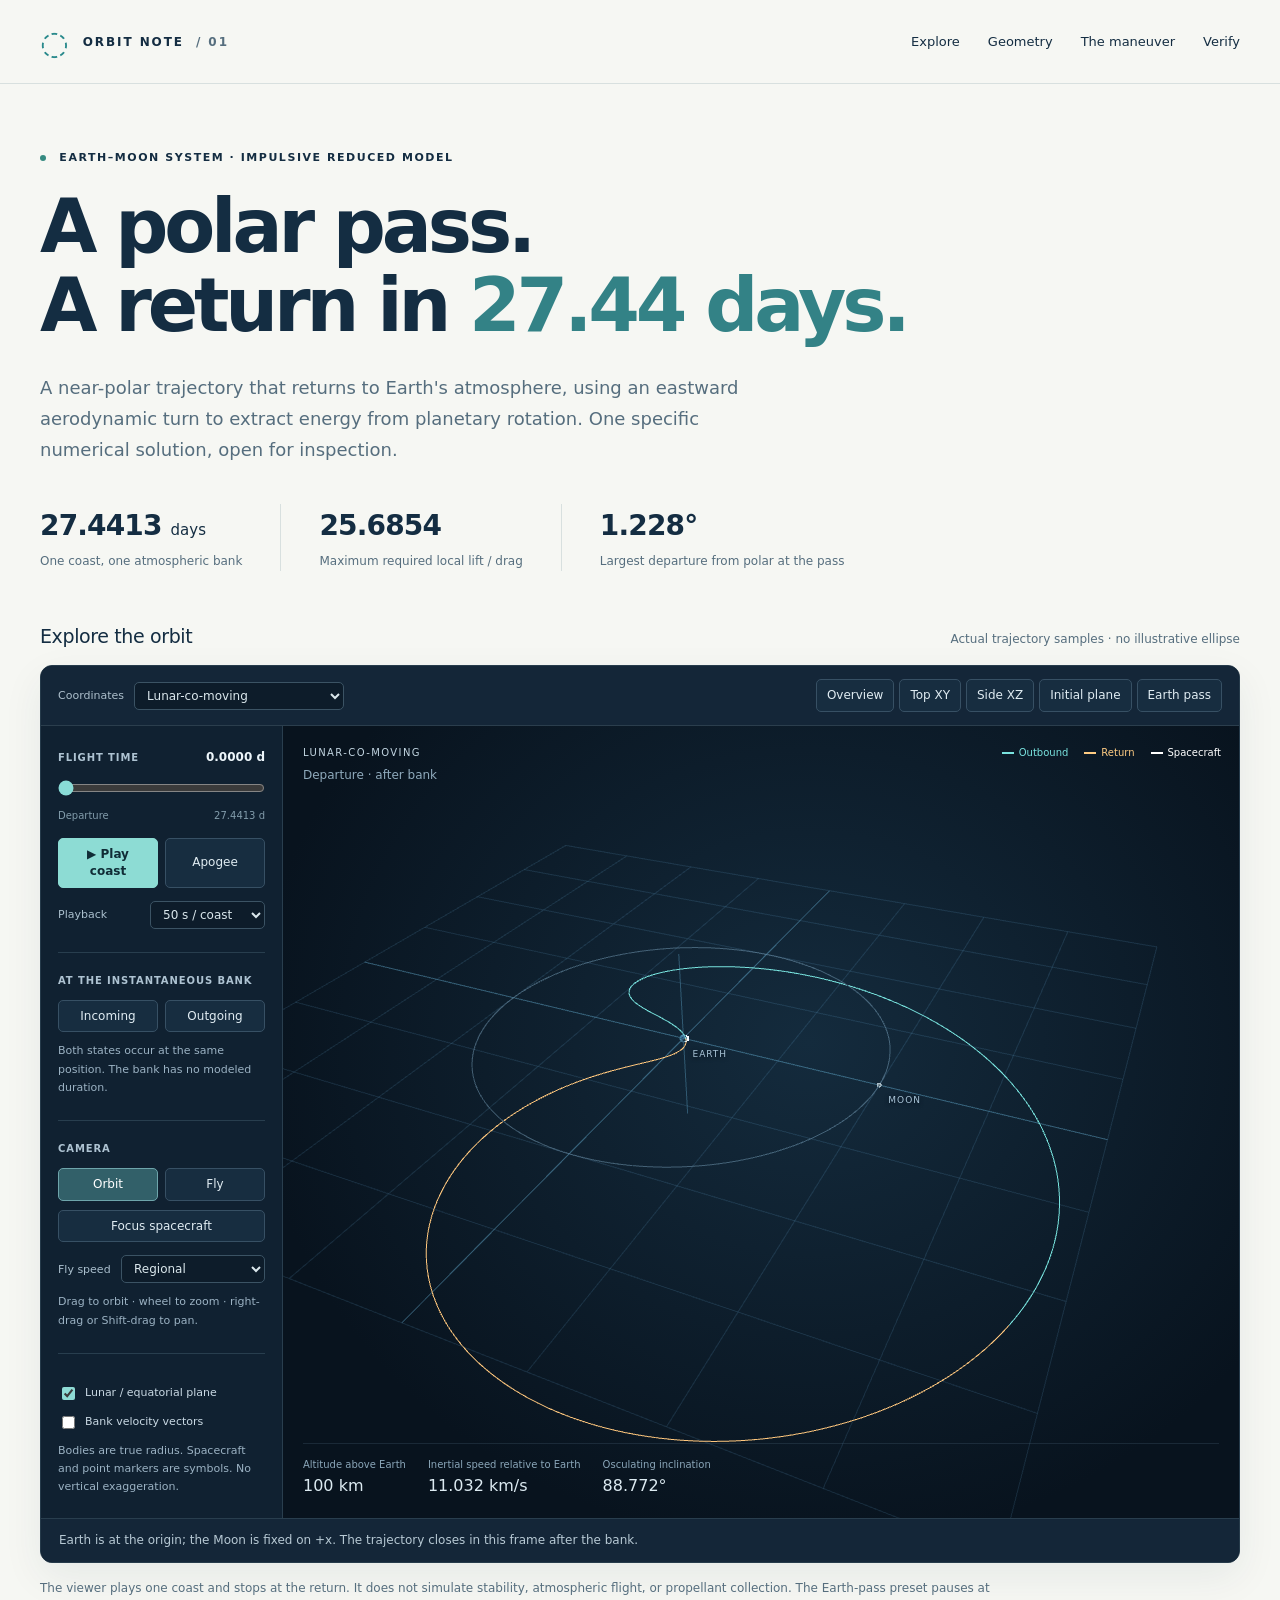
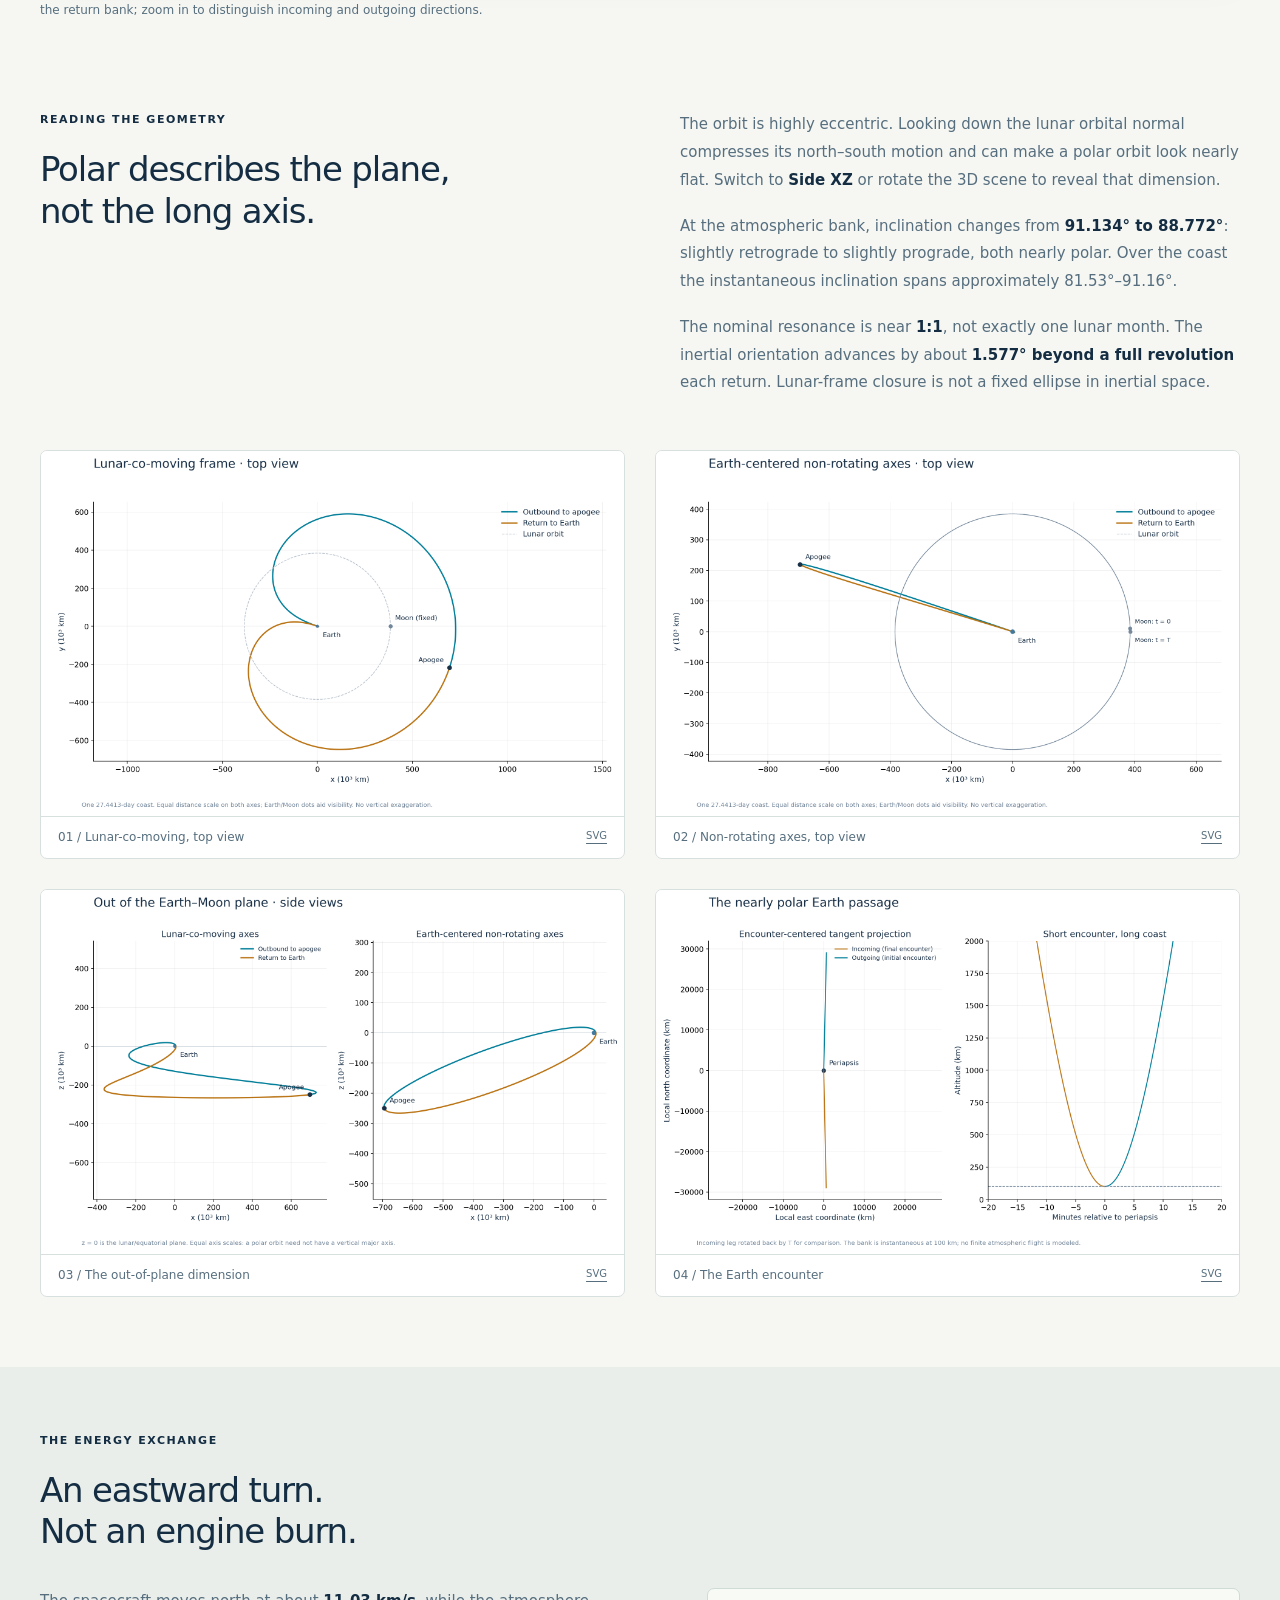
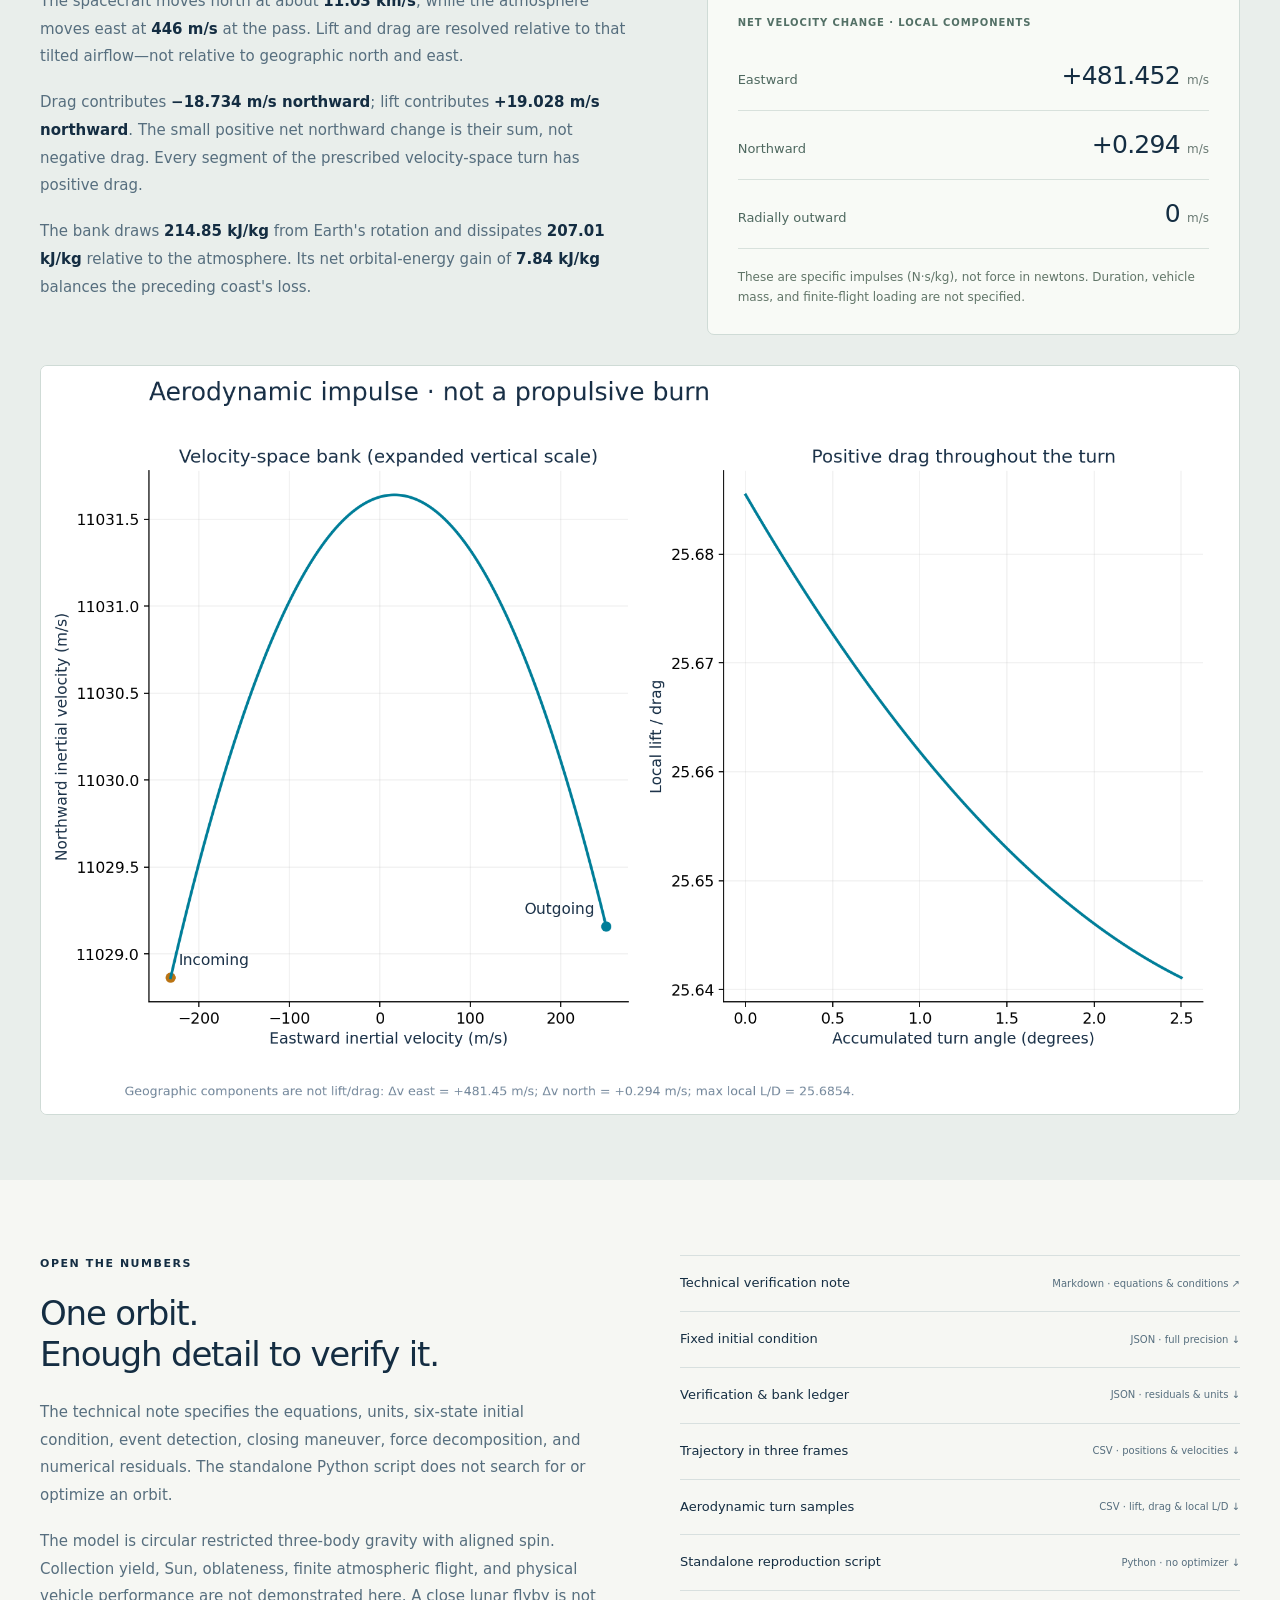
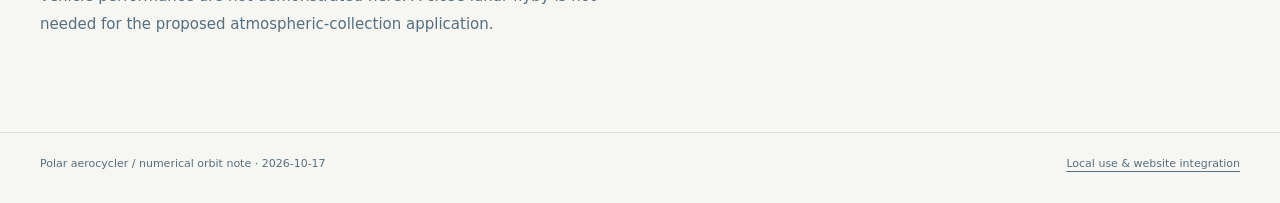
<file: docs/aerocycler_27day/index.html>
<!doctype html>
<html lang="en">
<head>
  <meta charset="utf-8">
  <meta name="viewport" content="width=device-width, initial-scale=1">
  <meta name="description" content="Explore a numerically closed, near-polar Earth–Moon aerocycler: its 27.4413-day trajectory, aerodynamic bank, and reproducible reduced model.">
  <title>A polar return · 27.4413-day aerocycler</title>
  <link rel="stylesheet" href="style.css">
  <style>
    /* Keep both control columns inside narrow phone viewports. */
    @media (max-width: 680px) {
      .controls { grid-template-columns: minmax(0, 1fr) minmax(0, 1fr); }
      .control-block, .button-row button { min-width: 0; }
      .control-title { flex-wrap: wrap; gap: 4px; }
      .select-row { flex-wrap: wrap; }
      .select-row select { width: 100%; min-width: 0; }
      .button-row button { padding: 7px 5px; font-size: 11px; }
    }
  </style>
  <script defer src="orbit-data.js"></script>
  <script defer src="viewer.js"></script>
</head>
<body>
  <header class="masthead wrap">
    <a href="#" class="wordmark"><span class="orbit-icon" aria-hidden="true">◌</span> ORBIT NOTE <span class="muted">/ 01</span></a>
    <nav aria-label="Page"><a href="#explore">Explore</a><a href="#geometry">Geometry</a><a href="#maneuver">The maneuver</a><a href="#verify">Verify</a></nav>
  </header>
  <main>
    <section class="intro wrap">
      <div class="eyebrow"><span class="status-dot"></span> EARTH–MOON SYSTEM · IMPULSIVE REDUCED MODEL</div>
      <h1>A polar pass.<br>A return in <span>27.44 days.</span></h1>
      <p class="lede">A near-polar trajectory that returns to Earth's atmosphere, using an eastward aerodynamic turn to extract energy from planetary rotation. One specific numerical solution, open for inspection.</p>
      <div class="headline-stats">
        <div><strong>27.4413 <small>days</small></strong><span>One coast, one atmospheric bank</span></div>
        <div><strong>25.6854</strong><span>Maximum required local lift / drag</span></div>
        <div><strong>1.228°</strong><span>Largest departure from polar at the pass</span></div>
      </div>
    </section>

    <section class="explorer wrap" id="explore" aria-labelledby="explore-title">
      <div class="section-line"><h2 id="explore-title">Explore the orbit</h2><span>Actual trajectory samples · no illustrative ellipse</span></div>
      <div class="viewer-shell">
        <div class="viewer-toolbar">
          <label for="frame">Coordinates <select id="frame"><option value="rotating">Lunar-co-moving</option><option value="earth">Earth-centered, non-rotating</option><option value="barycentric">Barycentric inertial</option></select></label>
          <div class="presets" role="group" aria-label="Camera presets"><button data-view="overview">Overview</button><button data-view="top">Top XY</button><button data-view="side">Side XZ</button><button data-view="polar">Initial plane</button><button data-view="earth">Earth pass</button></div>
        </div>
        <div class="viewer-main">
          <aside class="controls">
            <div class="control-block"><div class="control-title">FLIGHT TIME <output id="day">0.0000 d</output></div>
              <input id="timeline" type="range" min="0" max="1" step="0.000001" value="0" aria-label="Time along the coast">
              <div class="time-limits"><span>Departure</span><span>27.4413 d</span></div>
              <div class="button-row"><button id="play" class="primary">▶ Play coast</button><button id="apogee">Apogee</button></div>
              <label class="select-row" for="rate">Playback <select id="rate"><option value="100">100 s / coast</option><option value="50" selected>50 s / coast</option><option value="15">15 s / coast</option></select></label>
            </div>
            <div class="control-block"><div class="control-title">AT THE INSTANTANEOUS BANK</div>
              <div class="button-row"><button id="incoming">Incoming</button><button id="outgoing">Outgoing</button></div>
              <p class="hint">Both states occur at the same position. The bank has no modeled duration.</p>
            </div>
            <div class="control-block"><div class="control-title">CAMERA</div>
              <div class="button-row"><button id="orbit-mode" aria-pressed="true">Orbit</button><button id="fly-mode" aria-pressed="false">Fly</button></div>
              <button id="focus" class="full">Focus spacecraft</button>
              <label class="select-row" for="fly-speed">Fly speed <select id="fly-speed"><option value="0.001">Near Earth</option><option value="0.05" selected>Regional</option><option value="0.3">Earth–Moon scale</option></select></label>
              <p class="hint" id="camera-help">Drag to orbit · wheel to zoom · right-drag or Shift-drag to pan.</p>
            </div>
            <div class="control-block toggles">
              <label><input id="grid" type="checkbox" checked> Lunar / equatorial plane</label>
              <label><input id="vectors" type="checkbox"> Bank velocity vectors</label>
              <p class="hint">Bodies are true radius. Spacecraft and point markers are symbols. No vertical exaggeration.</p>
            </div>
          </aside>
          <div class="scene" id="scene">
            <canvas id="space" tabindex="0" aria-label="Interactive 3D orbit. Drag to rotate; scroll to zoom. In Fly mode use W A S D and Q E to move." aria-describedby="camera-help"></canvas>
            <div id="webgl-error" class="webgl-error" hidden>3D rendering is unavailable in this browser. Enable WebGL or use the trajectory figures below.</div>
            <div class="scene-caption"><span id="frame-label">LUNAR-CO-MOVING</span><span id="event-label">Departure · after bank</span></div>
            <div class="legend"><span class="cyan">Outbound</span><span class="amber">Return</span><span class="white">Spacecraft</span></div>
            <div class="body-label" id="earth-label">EARTH</div><div class="body-label" id="moon-label">MOON</div>
            <div class="vector-note" id="vector-note" hidden>White: incoming velocity · cyan: outgoing velocity<br>Amber: net Δv, length magnified ×20. Vectors are fixed at the return bank.</div>
            <div class="scene-readout"><div><span>Altitude above Earth</span><strong id="altitude">100 km</strong></div><div><span>Inertial speed relative to Earth</span><strong id="speed">11.032 km/s</strong></div><div><span>Osculating inclination</span><strong id="inclination">88.772°</strong></div></div>
          </div>
        </div>
        <div class="frame-explanation" id="frame-explanation">Earth is at the origin; the Moon is fixed on +x. The trajectory closes in this frame after the bank.</div>
      </div>
      <p class="under-note">The viewer plays one coast and stops at the return. It does not simulate stability, atmospheric flight, or propellant collection. The Earth-pass preset pauses at the return bank; zoom in to distinguish incoming and outgoing directions.</p>
    </section>

    <section class="wrap explanation" id="geometry">
      <div><div class="eyebrow">READING THE GEOMETRY</div><h2>Polar describes the plane,<br>not the long axis.</h2></div>
      <div><p>The orbit is highly eccentric. Looking down the lunar orbital normal compresses its north–south motion and can make a polar orbit look nearly flat. Switch to <strong>Side XZ</strong> or rotate the 3D scene to reveal that dimension.</p><p>At the atmospheric bank, inclination changes from <strong>91.134° to 88.772°</strong>: slightly retrograde to slightly prograde, both nearly polar. Over the coast the instantaneous inclination spans approximately 81.53°–91.16°.</p><p>The nominal resonance is near <strong>1:1</strong>, not exactly one lunar month. The inertial orientation advances by about <strong>1.577° beyond a full revolution</strong> each return. Lunar-frame closure is not a fixed ellipse in inertial space.</p></div>
    </section>
    <section class="wrap figure-grid" aria-label="Trajectory figures">
      <figure><a href="figures/01_lunar_frame_top.png"><img src="figures/01_lunar_frame_top.png" alt="Top-down lunar-co-moving trajectory with Earth at the origin and the Moon fixed on positive x." loading="lazy"></a><figcaption>01 / Lunar-co-moving, top view <a href="figures/01_lunar_frame_top.svg">SVG</a></figcaption></figure>
      <figure><a href="figures/02_nonrotating_top.png"><img src="figures/02_nonrotating_top.png" alt="Top-down trajectory in Earth-centered non-rotating axes, showing the Moon's orbit." loading="lazy"></a><figcaption>02 / Non-rotating axes, top view <a href="figures/02_nonrotating_top.svg">SVG</a></figcaption></figure>
      <figure><a href="figures/03_side_views.png"><img src="figures/03_side_views.png" alt="Equal-scale side views showing motion above and below the lunar plane." loading="lazy"></a><figcaption>03 / The out-of-plane dimension <a href="figures/03_side_views.svg">SVG</a></figcaption></figure>
      <figure><a href="figures/04_earth_pass.png"><img src="figures/04_earth_pass.png" alt="Nearly northward incoming and outgoing Earth passages and altitude against time near periapsis." loading="lazy"></a><figcaption>04 / The Earth encounter <a href="figures/04_earth_pass.svg">SVG</a></figcaption></figure>
    </section>

    <section class="maneuver-section" id="maneuver"><div class="wrap">
      <div class="eyebrow">THE ENERGY EXCHANGE</div><h2>An eastward turn.<br>Not an engine burn.</h2>
      <div class="maneuver-columns"><div><p>The spacecraft moves north at about <strong>11.03 km/s</strong>, while the atmosphere moves east at <strong>446 m/s</strong> at the pass. Lift and drag are resolved relative to that tilted airflow—not relative to geographic north and east.</p><p>Drag contributes <strong>−18.734 m/s northward</strong>; lift contributes <strong>+19.028 m/s northward</strong>. The small positive net northward change is their sum, not negative drag. Every segment of the prescribed velocity-space turn has positive drag.</p><p>The bank draws <strong>214.85 kJ/kg</strong> from Earth's rotation and dissipates <strong>207.01 kJ/kg</strong> relative to the atmosphere. Its net orbital-energy gain of <strong>7.84 kJ/kg</strong> balances the preceding coast's loss.</p></div>
      <div class="impulse-card"><div class="control-title">NET VELOCITY CHANGE · LOCAL COMPONENTS</div><dl><div><dt>Eastward</dt><dd>+481.452 <small>m/s</small></dd></div><div><dt>Northward</dt><dd>+0.294 <small>m/s</small></dd></div><div><dt>Radially outward</dt><dd>0 <small>m/s</small></dd></div></dl><p>These are specific impulses (N·s/kg), not force in newtons. Duration, vehicle mass, and finite-flight loading are not specified.</p></div></div>
      <figure class="bank-figure"><a href="figures/05_aerodynamic_bank.png"><img src="figures/05_aerodynamic_bank.png" alt="Continuous velocity-space bank and local lift-to-drag ratio along it." loading="lazy"></a></figure>
    </div></section>

    <section class="wrap verify-section" id="verify"><div><div class="eyebrow">OPEN THE NUMBERS</div><h2>One orbit.<br>Enough detail to verify it.</h2><p>The technical note specifies the equations, units, six-state initial condition, event detection, closing maneuver, force decomposition, and numerical residuals. The standalone Python script does not search for or optimize an orbit.</p><p>The model is circular restricted three-body gravity with aligned spin. Collection yield, Sun, oblateness, finite atmospheric flight, and physical vehicle performance are not demonstrated here. A close lunar flyby is not needed for the proposed atmospheric-collection application.</p></div>
      <div class="downloads"><a href="TECHNICAL.md"><span>Technical verification note</span><small>Markdown · equations & conditions ↗</small></a><a href="data/initial_conditions.json" download><span>Fixed initial condition</span><small>JSON · full precision ↓</small></a><a href="data/verification.json" download><span>Verification & bank ledger</span><small>JSON · residuals & units ↓</small></a><a href="data/trajectory.csv" download><span>Trajectory in three frames</span><small>CSV · positions & velocities ↓</small></a><a href="data/bank.csv" download><span>Aerodynamic turn samples</span><small>CSV · lift, drag & local L/D ↓</small></a><a href="reproduce.py" download><span>Standalone reproduction script</span><small>Python · no optimizer ↓</small></a></div>
    </section>
  </main>
  <footer class="wrap">Polar aerocycler / numerical orbit note · 2026-10-17 <a href="README.md">Local use & website integration</a></footer>
  <noscript><p class="wrap">Enable JavaScript for the 3D viewer. All figures and downloadable data remain available below.</p></noscript>
</body>
</html>
</file>
<file: docs/aerocycler_27day/style.css>
:root{--ink:#142d42;--muted:#566e7e;--paper:#f6f7f3;--line:#d8e0df;--cyan:#79e3df;--amber:#ffcc83;--space:#0a1724;--panel:#102131}*{box-sizing:border-box}html{scroll-behavior:smooth;scroll-padding-top:20px}body{margin:0;background:var(--paper);color:var(--ink);font-family:Inter,ui-sans-serif,system-ui,-apple-system,BlinkMacSystemFont,"Segoe UI",sans-serif;font-size:16px;line-height:1.6}a{color:inherit;text-underline-offset:4px}button,input,select{font:inherit}button,select{cursor:pointer}button:focus-visible,a:focus-visible,input:focus-visible,select:focus-visible,canvas:focus-visible{outline:3px solid #25acb0;outline-offset:3px}.wrap{max-width:1320px;margin:0 auto;padding-left:40px;padding-right:40px}.masthead{display:flex;justify-content:space-between;align-items:center;padding-top:26px;padding-bottom:24px;border-bottom:1px solid var(--line)}.wordmark{font-size:12px;letter-spacing:.16em;font-weight:750;text-decoration:none;display:flex;align-items:center;gap:12px}.orbit-icon{font-size:33px;line-height:1;color:#28898b}.muted{color:var(--muted)}nav{display:flex;gap:28px}nav a{font-size:13px;text-decoration:none}nav a:hover{text-decoration:underline}.intro{padding-top:65px;padding-bottom:54px}.eyebrow{font-size:11px;letter-spacing:.14em;font-weight:700;margin-bottom:20px}.status-dot{display:inline-block;width:6px;height:6px;border-radius:50%;background:#358a80;margin-right:8px}h1{font-size:clamp(42px,5.8vw,76px);line-height:1.07;letter-spacing:-.055em;font-weight:550;margin:0 0 28px}h1 span{color:#338286}.lede{max-width:720px;font-size:18px;color:var(--muted);line-height:1.7}.headline-stats{display:flex;margin-top:39px;gap:0}.headline-stats>div{padding:0 38px;border-left:1px solid var(--line)}.headline-stats>div:first-child{padding-left:0;border:0}.headline-stats strong{font-size:28px;font-weight:550;letter-spacing:-.03em;display:block}.headline-stats small{font-size:15px;font-weight:400;letter-spacing:0}.headline-stats span{font-size:12px;display:block;color:var(--muted);margin-top:3px}.section-line{display:flex;justify-content:space-between;align-items:baseline;margin-bottom:16px}.section-line h2{font-size:19px;letter-spacing:-.02em;margin:0}.section-line>span{font-size:12px;color:var(--muted)}.viewer-shell{background:var(--space);color:#dbe7ec;border:1px solid #263b4b;border-radius:12px;overflow:hidden;box-shadow:0 14px 40px #143d4812}.viewer-toolbar{display:flex;justify-content:space-between;align-items:center;gap:12px;background:#142638;padding:13px 17px;border-bottom:1px solid #2b3e4d;flex-wrap:wrap}.viewer-toolbar label{font-size:11px;color:#adbfcc;display:flex;align-items:center;gap:10px}.viewer-shell select{background:#0d1c2a;color:#dae7ec;border:1px solid #3b5364;border-radius:5px;padding:5px 8px;font-size:12px;max-width:100%}.presets{display:flex;gap:5px;flex-wrap:wrap}.viewer-shell button{border:1px solid #375064;background:#172d40;border-radius:5px;padding:7px 10px;font-size:12px;color:#e0ecf2;line-height:1.4;transition:background .15s}.viewer-shell button:hover{background:#264458}.viewer-shell button[aria-pressed=true]{background:#326069;border-color:#6ea5ab;color:white}.viewer-shell button.primary{background:#8ddcd4;border-color:#8ddcd4;color:#102c36;font-weight:700}.viewer-main{display:flex;min-height:620px}.controls{width:242px;flex-shrink:0;padding:22px 17px;background:#102131;border-right:1px solid #293e4e}.control-block+.control-block{margin-top:23px;padding-top:20px;border-top:1px solid #283e4e}.control-title{font-size:10px;font-weight:650;letter-spacing:.09em;display:flex;justify-content:space-between;align-items:center;color:#aec3d2;margin-bottom:11px}.control-title output{font-size:12px;font-variant-numeric:tabular-nums;color:#edf6fb;letter-spacing:0}input[type=range]{accent-color:#89dcd7;width:100%;cursor:pointer;height:20px;margin:0}.time-limits{display:flex;justify-content:space-between;font-size:10px;color:#829cab;margin:2px 0 14px}.button-row{display:flex;gap:7px}.button-row button{flex:1}.select-row{display:flex;align-items:center;justify-content:space-between;font-size:11px;color:#abc0ce;gap:8px;margin-top:13px}.hint{font-size:11px;line-height:1.65;color:#9bb2c3;margin:10px 0 0}.full{width:100%;margin-top:9px}.toggles label{display:flex;align-items:center;gap:7px;font-size:11px;color:#c9d9e4;margin:10px 0}.toggles input{accent-color:#8edbd5}.scene{position:relative;flex:1;min-width:0;overflow:hidden;background:radial-gradient(ellipse at 55% 40%,#142b3d,#08131e 75%)}#space{width:100%;height:100%;position:absolute;inset:0;display:block;touch-action:none;cursor:grab}#space:active{cursor:grabbing}.scene-caption{position:absolute;left:20px;top:19px;display:flex;flex-direction:column;gap:5px;pointer-events:none}.scene-caption>span:first-child{font-size:10px;letter-spacing:.14em;color:#c2d5e1}.scene-caption>span:last-child{font-size:12px;color:#8faabc}.legend{display:flex;gap:16px;position:absolute;right:18px;top:19px;font-size:10px;pointer-events:none}.legend span:before{content:"";display:inline-block;width:12px;height:2px;background:currentColor;vertical-align:middle;margin-right:5px}.cyan{color:var(--cyan)}.amber{color:var(--amber)}.white{color:white}.body-label{position:absolute;pointer-events:none;font-size:9px;letter-spacing:.11em;color:#aac5d8;text-shadow:0 1px 4px #06111e;white-space:nowrap}.scene-readout{position:absolute;bottom:19px;left:20px;right:20px;display:flex;gap:22px;pointer-events:none;padding-top:13px;border-top:1px solid #63809933}.scene-readout span{display:block;font-size:10px;color:#8aa6b9}.scene-readout strong{display:block;font-size:16px;font-weight:450;color:#dceaf1;font-variant-numeric:tabular-nums;white-space:nowrap}.frame-explanation{padding:12px 18px;background:#142638;font-size:12px;color:#b7c9d4;border-top:1px solid #293e4e}.vector-note{position:absolute;left:20px;bottom:94px;font-size:10px;line-height:1.7;color:#bdcfdc;background:#0a1724bb;padding:8px;border-radius:5px;pointer-events:none}.webgl-error{position:absolute;top:35%;left:15%;right:15%;background:#172d40;padding:30px;border:1px solid #577080;z-index:3}.under-note{font-size:12px;color:var(--muted);max-width:960px;line-height:1.8;margin-top:15px}.explanation{display:grid;grid-template-columns:1fr 1fr;gap:80px;padding-top:78px;padding-bottom:35px}h2{font-size:34px;font-weight:500;line-height:1.22;letter-spacing:-.035em;margin:0 0 23px}.explanation p,.maneuver-columns p,.verify-section p{color:var(--muted);font-size:15px;line-height:1.85;margin:0 0 18px}.explanation strong,.maneuver-columns strong{color:var(--ink);font-weight:650}.figure-grid{display:grid;grid-template-columns:1fr 1fr;gap:30px;padding-bottom:70px}figure{margin:0}figure img{width:100%;display:block;height:auto}.figure-grid figure{border:1px solid var(--line);background:white;border-radius:7px;overflow:hidden}.figure-grid figcaption{padding:11px 17px;font-size:12px;color:var(--muted);display:flex;justify-content:space-between;border-top:1px solid var(--line)}.figure-grid figcaption a{font-size:10px}.maneuver-section{background:#e9eeeb;padding:65px 0}.maneuver-columns{display:grid;grid-template-columns:1.1fr 1fr;gap:80px;margin-top:35px}.impulse-card{align-self:start;padding:26px 30px;background:#f8faf6;border:1px solid #cfdbd6;border-radius:7px}.impulse-card .control-title{color:#537066}.impulse-card dl{margin:0}.impulse-card dl>div{display:flex;justify-content:space-between;border-bottom:1px solid #d8e1dc;padding:14px 0;align-items:baseline}.impulse-card dt{font-size:13px;color:#4e685f}.impulse-card dd{margin:0;font-size:25px;letter-spacing:-.03em}.impulse-card small{font-size:12px;letter-spacing:0;color:#6a7a74}.impulse-card p{font-size:12px;color:#617568;margin:18px 0 0;line-height:1.7}.bank-figure{margin-top:30px;background:white;border-radius:7px;overflow:hidden;border:1px solid #cfdbd6}.verify-section{display:grid;grid-template-columns:1fr 1fr;gap:80px;padding-top:75px;padding-bottom:75px}.downloads{border-top:1px solid var(--line)}.downloads a{display:flex;justify-content:space-between;gap:15px;text-decoration:none;padding:17px 0;border-bottom:1px solid var(--line);font-size:13px}.downloads a:hover{color:#1b8388}.downloads small{font-size:10px;color:var(--muted);align-self:center;text-align:right}footer{display:flex;justify-content:space-between;gap:20px;font-size:11px;color:var(--muted);padding-top:22px;padding-bottom:30px;border-top:1px solid var(--line)}[hidden]{display:none!important}@media(max-width:1000px){.wrap{padding-left:24px;padding-right:24px}.controls{width:215px;padding:18px 13px}.viewer-main{min-height:660px}.legend{top:65px;left:20px;right:auto}.scene-readout{gap:13px;flex-wrap:wrap}.scene-readout strong{font-size:14px}.explanation,.maneuver-columns,.verify-section{gap:35px}.headline-stats>div{padding-right:25px;padding-left:25px}.headline-stats strong{font-size:25px}.downloads a{flex-direction:column;gap:2px}.downloads small{align-self:flex-start}.viewer-toolbar{padding:12px}.presets button{padding:6px 9px}}@media(max-width:680px){.masthead nav{gap:14px}.masthead nav a{font-size:11px}.wordmark{font-size:10px;gap:7px}.wordmark .muted{display:none}.intro{padding-top:40px;padding-bottom:34px}.lede{font-size:16px}.headline-stats{flex-wrap:wrap;gap:20px}.headline-stats>div{padding:0 16px}.headline-stats>div:last-child{padding-left:0;border:0}.headline-stats strong{font-size:25px}.section-line>span{display:none}.viewer-main{flex-direction:column-reverse;min-height:0}.scene{height:480px;flex:auto;min-height:480px}.controls{width:auto;display:grid;grid-template-columns:1fr 1fr;gap:20px;border-right:0;border-top:1px solid #293e4e}.control-block+.control-block{margin-top:0;padding-top:0;border:0}.control-block:last-child{border:0}.scene-caption{left:14px}.legend{left:14px}.scene-readout{left:14px;right:14px;bottom:14px;gap:8px 18px}.scene-readout strong{font-size:13px}.scene-readout span{font-size:9px}.vector-note{left:14px;bottom:100px;right:10px}.viewer-toolbar label{flex-direction:column;align-items:flex-start;gap:4px}.viewer-toolbar{align-items:flex-start}.presets{max-width:200px;justify-content:flex-end}.presets button{font-size:10px}.explanation,.maneuver-columns,.verify-section{grid-template-columns:1fr;gap:15px}.explanation{padding-top:50px}.figure-grid{grid-template-columns:1fr;gap:20px;padding-bottom:45px}h2{font-size:30px}.maneuver-section{padding:45px 0}.verify-section{padding-top:45px;padding-bottom:45px}.downloads a{flex-direction:row}.downloads small{align-self:center}.eyebrow{font-size:10px}footer{flex-direction:column;gap:10px}.scene-readout>div{flex:1}.scene-readout>div:last-child{flex:0 0 100%}.scene-readout>div:last-child span,.scene-readout>div:last-child strong{display:inline-block;margin-right:10px}.webgl-error{left:8%;right:8%;font-size:13px}}
</file>
